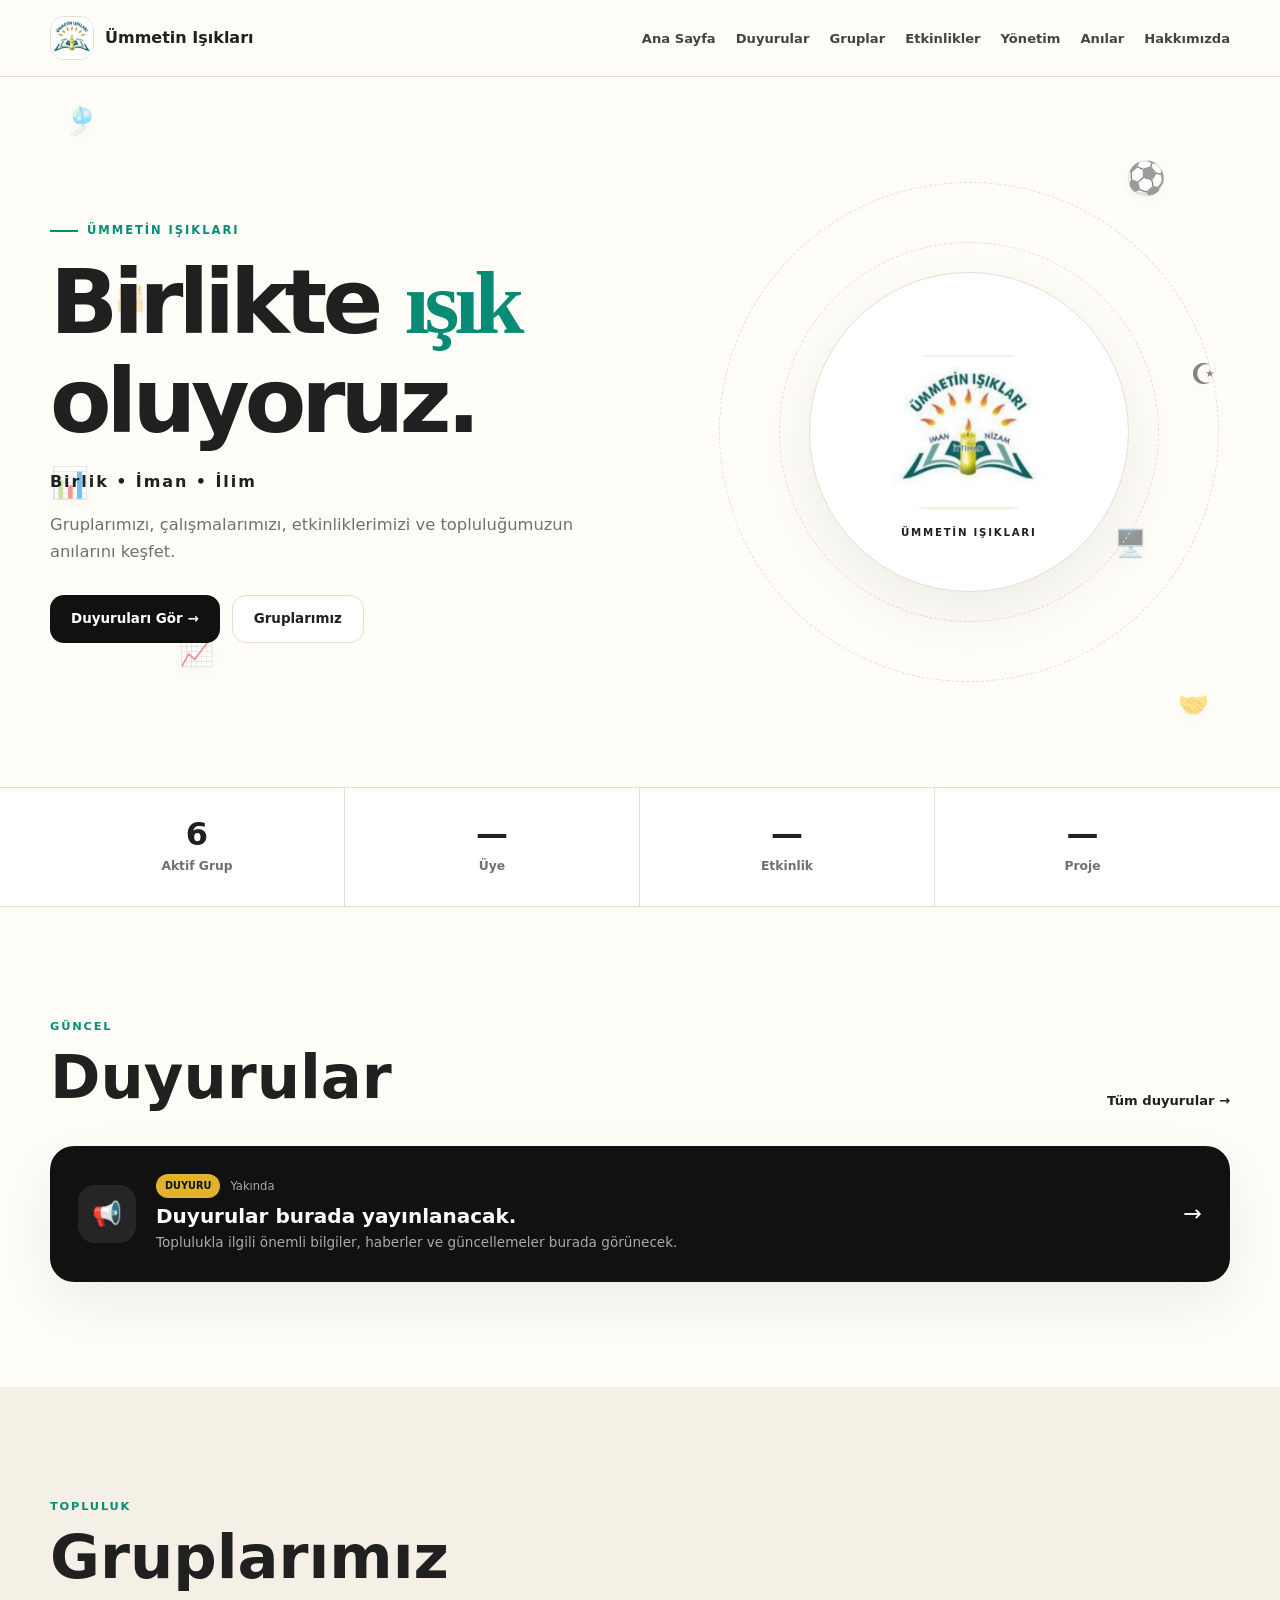
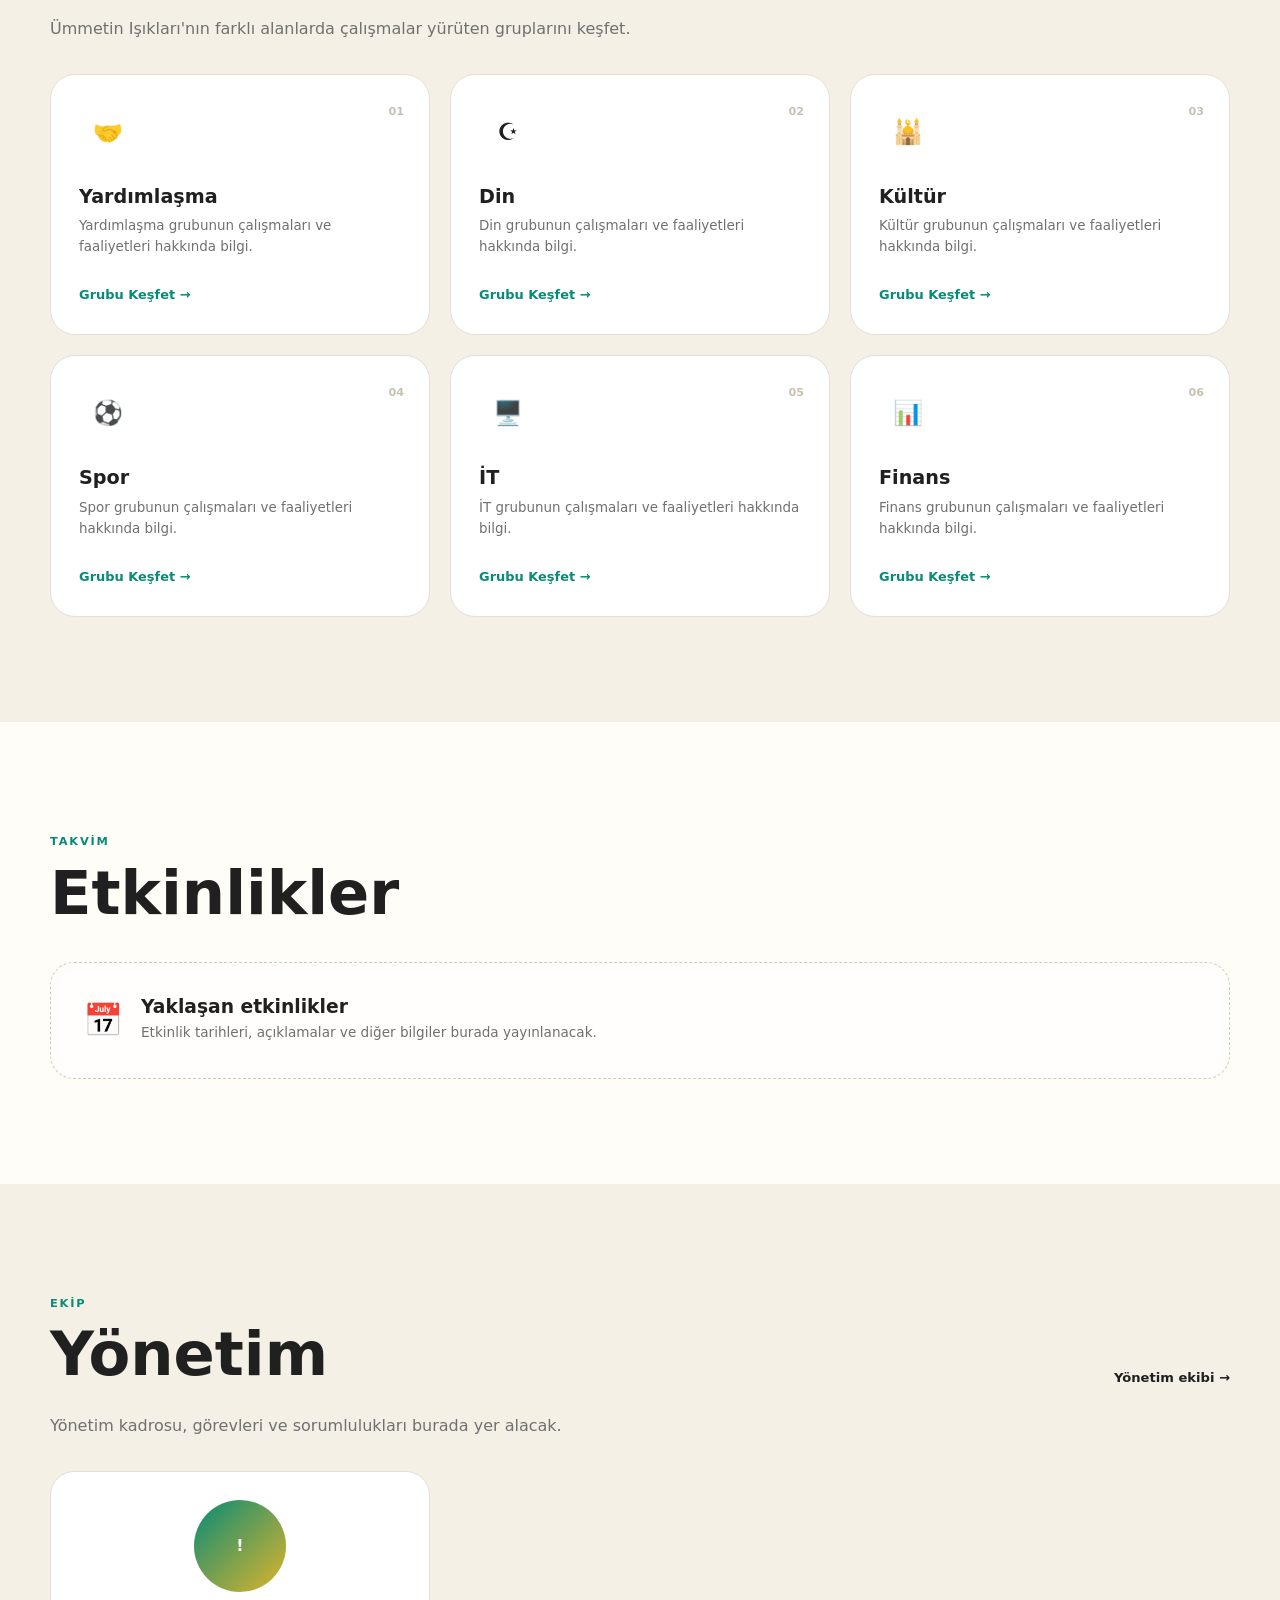
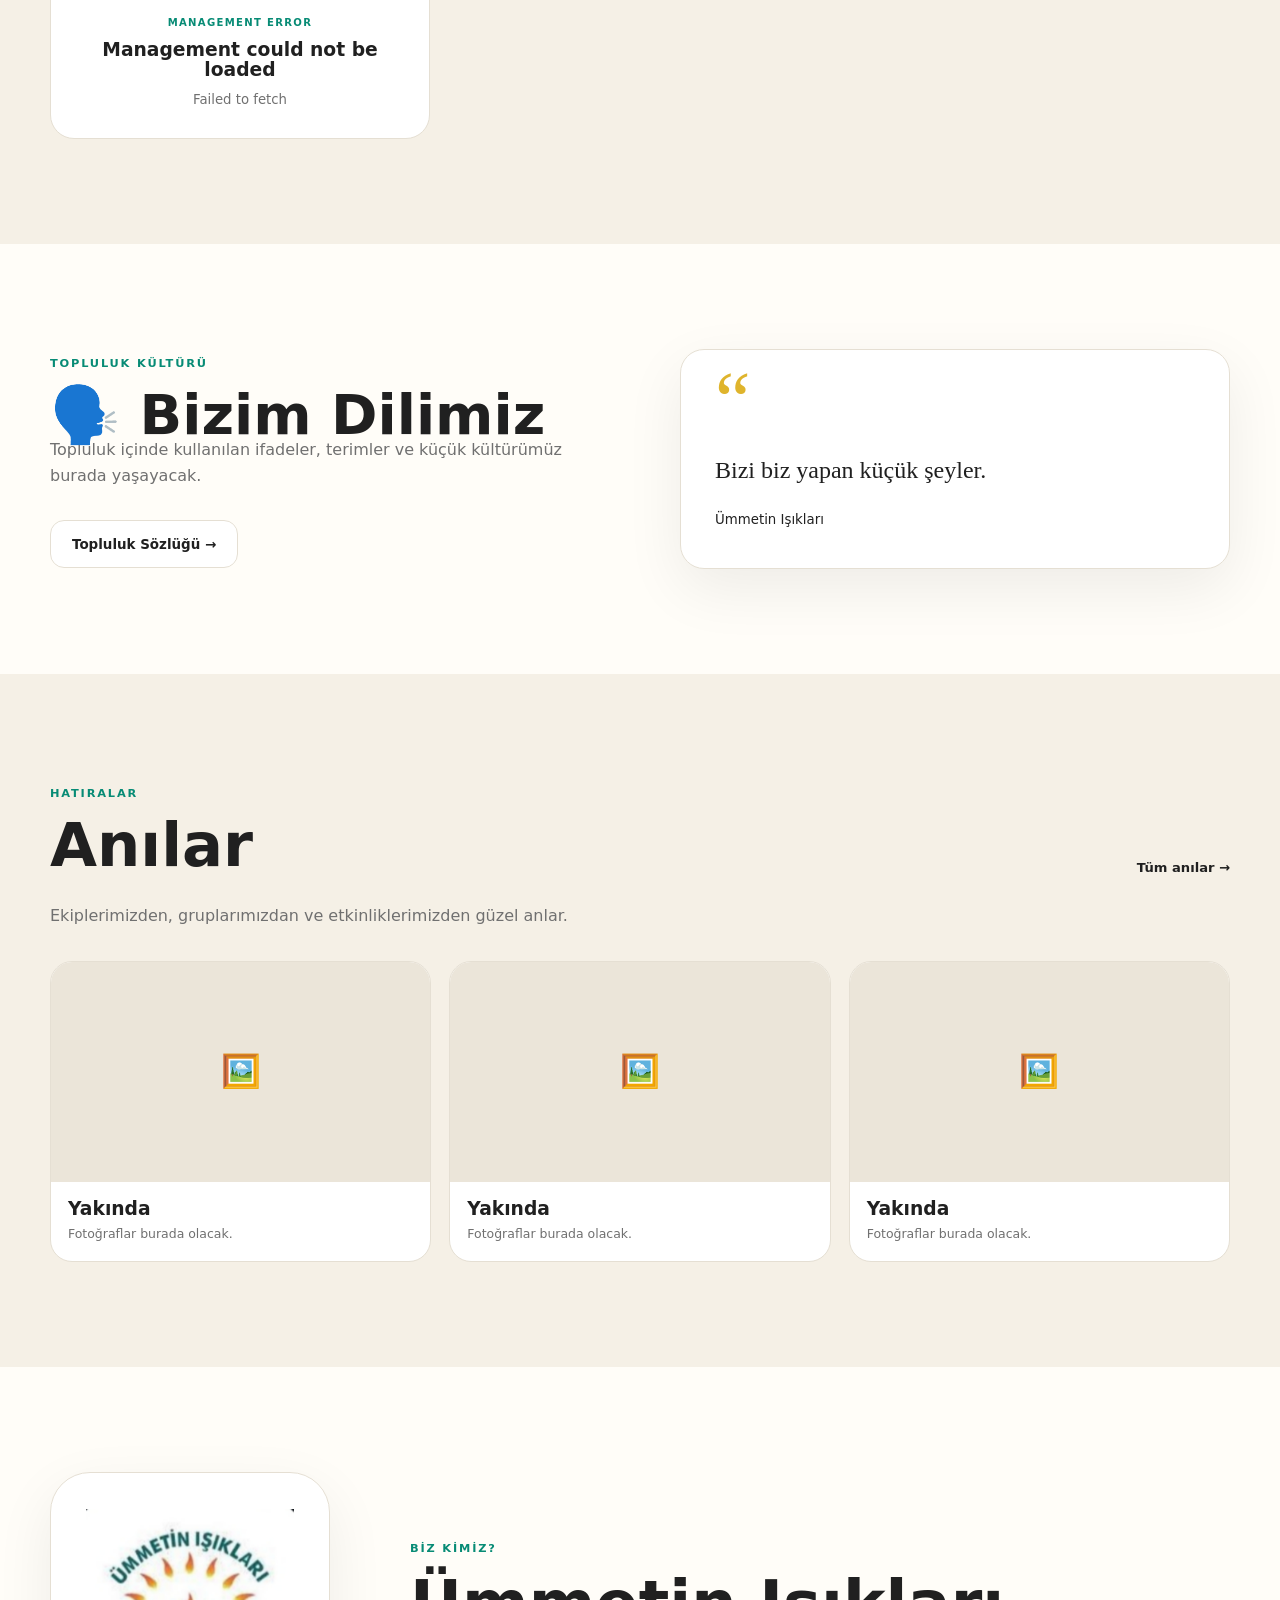
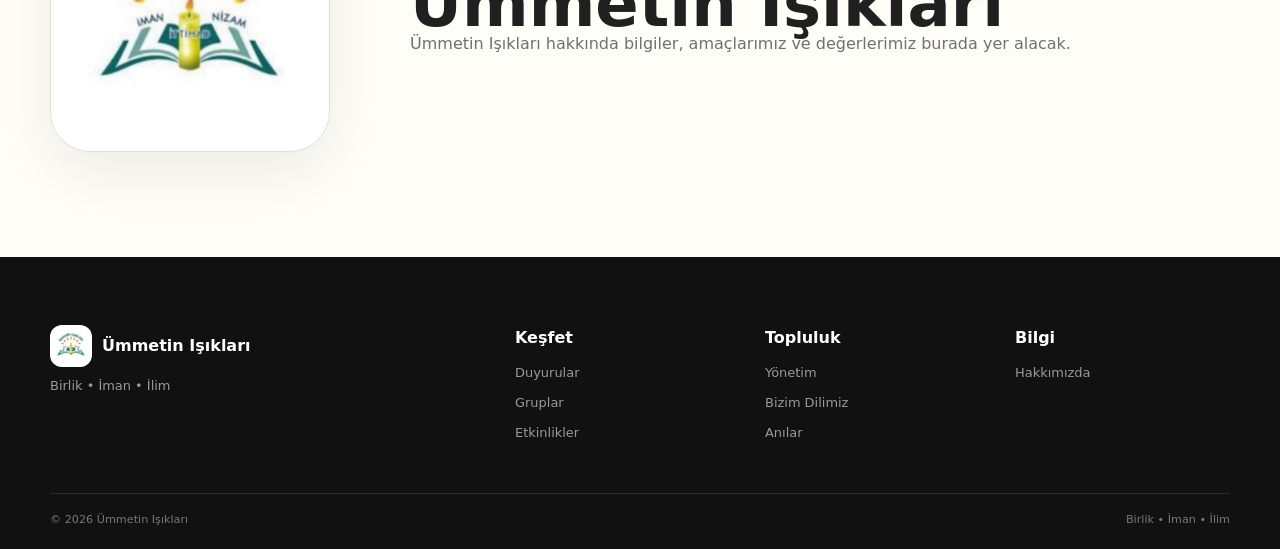
<file: index.html>
<!DOCTYPE html>
<html lang="tr">
<head>
    <meta charset="UTF-8">
    <meta name="viewport" content="width=device-width, initial-scale=1.0">

    <meta name="description"
          content="Ümmetin Işıkları — Birlik • İman • İlim">

    <title>Ümmetin Işıkları</title>

    <link rel="stylesheet" href="style.css">
</head>

<body>

<!-- ==================================================
     FLOATING SYMBOLS
     These are decorative and scattered across
     the whole page.
================================================== -->

<div class="floating-elements" aria-hidden="true">

    <span class="float float-1">🎐</span>
    <span class="float float-2">⚽</span>
    <span class="float float-3">🕌</span>
    <span class="float float-4">☪️</span>
    <span class="float float-5">📊</span>
    <span class="float float-6">🖥️</span>
    <span class="float float-7">📈</span>
    <span class="float float-8">🤝</span>
    <span class="float float-9">🎻</span>
    <span class="float float-10">🧠</span>

</div>


<!-- ==================================================
     NAVIGATION
================================================== -->

<header class="header">

    <div class="container nav">

        <a href="#home" class="brand">

            <div class="brand-logo">

                <img src="images/logo.png"
                     alt="Ümmetin Işıkları">

                <span class="logo-fallback">
                    Üİ
                </span>

            </div>

            <span>
                Ümmetin Işıkları
            </span>

        </a>


        <button
            class="menu-button"
            id="menuButton"
            aria-label="Menüyü aç"
        >
            ☰
        </button>


        <nav id="navigation">

            <a href="#home">Ana Sayfa</a>
            <a href="#announcements">Duyurular</a>
            <a href="#groups">Gruplar</a>
            <a href="#events">Etkinlikler</a>
            <a href="#management">Yönetim</a>
            <a href="#memories">Anılar</a>
            <a href="#about">Hakkımızda</a>

        </nav>

    </div>

</header>


<main>


<!-- ==================================================
     HERO
================================================== -->

<section class="hero" id="home">

    <div class="container hero-grid">

        <div class="hero-content reveal">

            <div class="eyebrow">

                <span></span>

                ÜMMETİN IŞIKLARI

            </div>


            <h1>

                Birlikte
                <em>ışık</em>
                oluyoruz.

            </h1>


            <div class="motto">

                Birlik • İman • İlim

            </div>


            <p>

                Gruplarımızı, çalışmalarımızı,
                etkinliklerimizi ve topluluğumuzun
                anılarını keşfet.

            </p>


            <div class="hero-buttons">

                <a
                    href="#announcements"
                    class="button primary"
                >
                    Duyuruları Gör →
                </a>

                <a
                    href="#groups"
                    class="button secondary"
                >
                    Gruplarımız
                </a>

            </div>

        </div>


        <div class="hero-visual reveal">

            <div class="orbit orbit-one"></div>
            <div class="orbit orbit-two"></div>

            <div class="hero-logo-card">

                <div class="hero-logo">

                    <img
                        src="images/logo.png"
                        alt="Ümmetin Işıkları Logo"
                    >

                    <span class="logo-fallback large">
                        Üİ
                    </span>

                </div>

                <small>
                    ÜMMETİN IŞIKLARI
                </small>

            </div>

        </div>

    </div>

</section>


<!-- ==================================================
     STATISTICS
================================================== -->

<section class="statistics">

    <div class="container statistics-grid">

        <div class="stat">
            <strong>6</strong>
            <span>Aktif Grup</span>
        </div>

        <div class="stat">
            <strong>—</strong>
            <span>Üye</span>
        </div>

        <div class="stat">
            <strong>—</strong>
            <span>Etkinlik</span>
        </div>

        <div class="stat">
            <strong>—</strong>
            <span>Proje</span>
        </div>

    </div>

</section>


<!-- ==================================================
     ANNOUNCEMENTS
================================================== -->

<section class="section" id="announcements">

    <div class="container">

        <div class="section-heading">

            <div>

                <label>GÜNCEL</label>

                <h2>Duyurular</h2>

            </div>

            <a href="#">
                Tüm duyurular →
            </a>

        </div>


        <article class="featured-announcement">

            <div class="announcement-icon">
                📢
            </div>


            <div class="announcement-content">

                <div class="announcement-meta">

                    <strong>DUYURU</strong>

                    <span>Yakında</span>

                </div>


                <h3>
                    Duyurular burada yayınlanacak.
                </h3>


                <p>
                    Toplulukla ilgili önemli bilgiler,
                    haberler ve güncellemeler burada
                    görünecek.
                </p>

            </div>


            <span class="announcement-arrow">
                →
            </span>

        </article>

    </div>

</section>


<!-- ==================================================
     GROUPS
================================================== -->

<section class="section cream" id="groups">

    <div class="container">

        <div class="section-heading">

            <div>

                <label>TOPLULUK</label>

                <h2>Gruplarımız</h2>

            </div>

        </div>


        <p class="section-description">

            Ümmetin Işıkları'nın farklı alanlarda
            çalışmalar yürüten gruplarını keşfet.

        </p>


        <div
            class="groups-grid"
            id="groupsGrid"
        ></div>

    </div>

</section>


<!-- ==================================================
     EVENTS
================================================== -->

<section class="section" id="events">

    <div class="container">

        <div class="section-heading">

            <div>

                <label>TAKVİM</label>

                <h2>Etkinlikler</h2>

            </div>

        </div>


        <div class="empty-section">

            <div class="empty-icon">
                📅
            </div>


            <div>

                <h3>
                    Yaklaşan etkinlikler
                </h3>

                <p>
                    Etkinlik tarihleri, açıklamalar
                    ve diğer bilgiler burada
                    yayınlanacak.
                </p>

            </div>

        </div>

    </div>

</section>


<!-- ==================================================
     MANAGEMENT
================================================== -->

<section class="section cream" id="management">

    <div class="container">

        <div class="section-heading">

            <div>

                <label>EKİP</label>

                <h2>Yönetim</h2>

            </div>


            <a href="management.html">
                Yönetim ekibi →
            </a>

        </div>


        <p class="section-description">

            Yönetim kadrosu, görevleri ve
            sorumlulukları burada yer alacak.

        </p>


        <div
            class="management-grid"
            id="managementGrid"
        ></div>

    </div>

</section>


<!-- ==================================================
     OUR LANGUAGE
================================================== -->

<section class="section" id="language">

    <div class="container language-layout">

        <div>

            <label>TOPLULUK KÜLTÜRÜ</label>

            <h2>
                🗣️ Bizim Dilimiz
            </h2>


            <p class="section-description">

                Topluluk içinde kullanılan ifadeler,
                terimler ve küçük kültürümüz burada
                yaşayacak.

            </p>


            <a
                href="#"
                class="button secondary"
            >
                Topluluk Sözlüğü →

            </a>

        </div>


        <div class="quote-card">

            <span>“</span>

            <p>
                Bizi biz yapan küçük şeyler.
            </p>

            <small>
                Ümmetin Işıkları
            </small>

        </div>

    </div>

</section>


<!-- ==================================================
     MEMORIES
================================================== -->

<section class="section cream" id="memories">

    <div class="container">

        <div class="section-heading">

            <div>

                <label>HATIRALAR</label>

                <h2>Anılar</h2>

            </div>


            <a href="memories.html">
                Tüm anılar →
            </a>

        </div>


        <p class="section-description">

            Ekiplerimizden, gruplarımızdan ve
            etkinliklerimizden güzel anlar.

        </p>


        <div class="memories-grid">

            <article class="memory-card">

                <div class="memory-image">
                    🖼️
                </div>

                <div class="memory-content">

                    <h3>Yakında</h3>

                    <p>
                        Fotoğraflar burada olacak.
                    </p>

                </div>

            </article>


            <article class="memory-card">

                <div class="memory-image">
                    🖼️
                </div>

                <div class="memory-content">

                    <h3>Yakında</h3>

                    <p>
                        Fotoğraflar burada olacak.
                    </p>

                </div>

            </article>


            <article class="memory-card">

                <div class="memory-image">
                    🖼️
                </div>

                <div class="memory-content">

                    <h3>Yakında</h3>

                    <p>
                        Fotoğraflar burada olacak.
                    </p>

                </div>

            </article>

        </div>

    </div>

</section>


<!-- ==================================================
     ABOUT
================================================== -->

<section class="section" id="about">

    <div class="container about-layout">


        <!-- ACTUAL ORGANIZATION LOGO -->

        <div class="about-logo-card">

            <img
                src="images/logo.png"
                alt="Ümmetin Işıkları"
            >

        </div>


        <div>

            <label>BİZ KİMİZ?</label>


            <h2>
                Ümmetin Işıkları
            </h2>


            <p class="section-description">

                Ümmetin Işıkları hakkında bilgiler,
                amaçlarımız ve değerlerimiz burada
                yer alacak.

            </p>

        </div>

    </div>

</section>


</main>


<!-- ==================================================
     FOOTER
================================================== -->

<footer>

    <div class="container footer-grid">


        <div>

            <div class="footer-brand">

                <div class="footer-logo">

                    <img
                        src="images/logo.png"
                        alt="Ümmetin Işıkları"
                    >

                </div>

                <span>
                    Ümmetin Işıkları
                </span>

            </div>


            <p>
                Birlik • İman • İlim
            </p>

        </div>


        <div>

            <h4>Keşfet</h4>

            <a href="#announcements">
                Duyurular
            </a>

            <a href="#groups">
                Gruplar
            </a>

            <a href="#events">
                Etkinlikler
            </a>

        </div>


        <div>

            <h4>Topluluk</h4>

            <a href="#management">
                Yönetim
            </a>

            <a href="#language">
                Bizim Dilimiz
            </a>

            <a href="#memories">
                Anılar
            </a>

        </div>


        <div>

            <h4>Bilgi</h4>

            <a href="#about">
                Hakkımızda
            </a>

        </div>

    </div>


    <div class="container footer-bottom">

        <span>
            © 2026 Ümmetin Işıkları
        </span>

        <span>
            Birlik • İman • İlim
        </span>

    </div>

</footer>


<script src="script.js"></script>

</body>
</html>
</file>
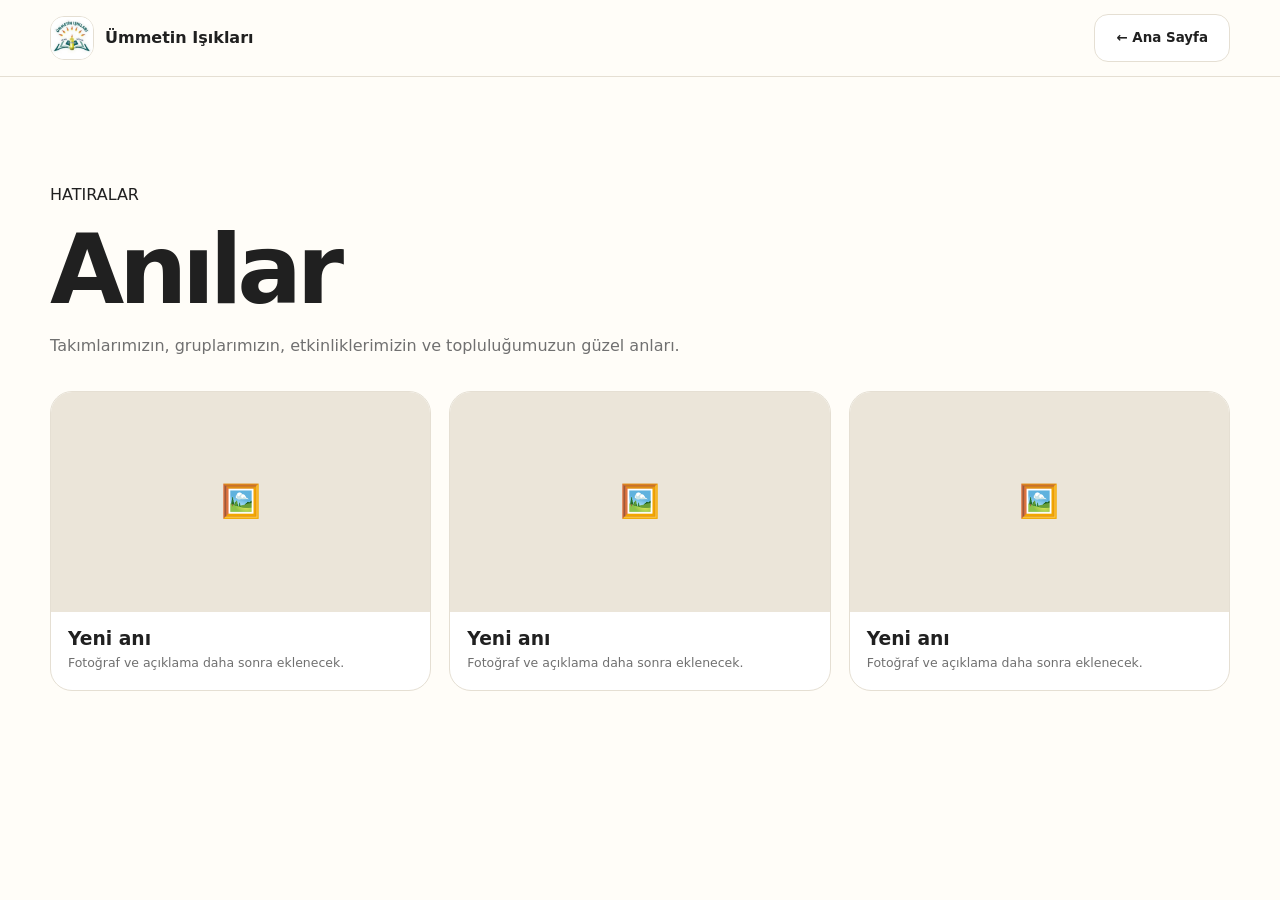
<file: memories.html>
<!DOCTYPE html>
<html lang="tr">

<head>

    <meta charset="UTF-8">

    <meta
        name="viewport"
        content="width=device-width, initial-scale=1.0"
    >

    <title>
        Anılar | Ümmetin Işıkları
    </title>

    <link
        rel="stylesheet"
        href="style.css"
    >

</head>


<body>


<header class="header">

    <div class="container nav">

        <a
            class="brand"
            href="index.html"
        >

            <span class="brand-logo">

                <img
                    src="images/logo.png"
                    alt="Logo"
                >

                <span class="logo-fallback">
                    Üİ
                </span>

            </span>


            <span>
                Ümmetin Işıkları
            </span>

        </a>


        <a
            class="button secondary"
            href="index.html#memories"
        >
            ← Ana Sayfa
        </a>

    </div>

</header>


<main class="section">

    <div class="container">

        <label>
            HATIRALAR
        </label>


        <h1
            style="
                font-size:clamp(3rem,8vw,6rem);
                margin:10px 0 20px;
            "
        >
            Anılar
        </h1>


        <p class="section-description">

            Takımlarımızın, gruplarımızın,
            etkinliklerimizin ve topluluğumuzun
            güzel anları.

        </p>


        <div class="memories-grid">


            <article class="memory-card">

                <div class="memory-image">
                    🖼️
                </div>

                <div class="memory-content">

                    <h3>
                        Yeni anı
                    </h3>

                    <p>
                        Fotoğraf ve açıklama
                        daha sonra eklenecek.
                    </p>

                </div>

            </article>


            <article class="memory-card">

                <div class="memory-image">
                    🖼️
                </div>

                <div class="memory-content">

                    <h3>
                        Yeni anı
                    </h3>

                    <p>
                        Fotoğraf ve açıklama
                        daha sonra eklenecek.
                    </p>

                </div>

            </article>


            <article class="memory-card">

                <div class="memory-image">
                    🖼️
                </div>

                <div class="memory-content">

                    <h3>
                        Yeni anı
                    </h3>

                    <p>
                        Fotoğraf ve açıklama
                        daha sonra eklenecek.
                    </p>

                </div>

            </article>


        </div>

    </div>

</main>


</body>

</html>
</file>
<file: style.css>
* {
    box-sizing: border-box;
    margin: 0;
    padding: 0;
}

html {
    scroll-behavior: smooth;
}

:root {
    --background: #fffdf8;
    --cream: #f5f0e6;
    --white: #ffffff;

    --black: #111111;
    --text: #202020;
    --muted: #707070;

    --line: #e5dfd3;

    --green: #078b75;
    --gold: #dfb42c;
    --orange: #e7772d;

    --shadow: 0 20px 60px rgba(0, 0, 0, .07);

    --max-width: 1180px;
}

body {
    background: var(--background);
    color: var(--text);

    font-family:
        Inter,
        system-ui,
        -apple-system,
        BlinkMacSystemFont,
        "Segoe UI",
        sans-serif;

    line-height: 1.6;

    overflow-x: hidden;
}

img {
    max-width: 100%;
}

a {
    color: inherit;
    text-decoration: none;
}

button {
    font: inherit;
}

.container {
    width: min(
        calc(100% - 40px),
        var(--max-width)
    );

    margin-inline: auto;
}


/* ==================================================
   NAVIGATION
================================================== */

.header {
    position: sticky;
    top: 0;

    z-index: 100;

    background:
        rgba(255, 253, 248, .95);

    backdrop-filter: blur(16px);

    border-bottom:
        1px solid var(--line);
}

.nav {
    min-height: 76px;

    display: flex;
    align-items: center;
    justify-content: space-between;

    gap: 20px;
}

.brand {
    display: flex;
    align-items: center;

    gap: 11px;

    font-weight: 900;

    white-space: nowrap;

    min-width: 0;
}

.brand-logo {
    width: 44px;
    height: 44px;

    flex: 0 0 44px;

    border-radius: 14px;

    overflow: hidden;

    background: white;

    border:
        1px solid var(--line);

    display: grid;
    place-items: center;
}

.brand-logo img {
    width: 100%;
    height: 100%;

    object-fit: contain;
}

.logo-fallback {
    display: none;
}

nav {
    display: flex;
    align-items: center;

    gap: 20px;
}

nav a {
    font-size: .82rem;
    font-weight: 700;

    color: #444;

    transition: color .2s ease;
}

nav a:hover {
    color: var(--green);
}

.menu-button {
    display: none;

    border:
        1px solid var(--line);

    background: white;

    border-radius: 12px;

    padding: 8px 11px;

    cursor: pointer;
}


/* ==================================================
   HERO
================================================== */

.hero {
    padding:
        clamp(70px, 10vw, 120px)
        0
        clamp(75px, 10vw, 120px);
}

.hero-grid {
    display: grid;

    grid-template-columns:
        minmax(0, 1.05fr)
        minmax(0, .95fr);

    gap:
        clamp(40px, 7vw, 80px);

    align-items: center;
}

.hero-content {
    min-width: 0;
}

.eyebrow {
    display: flex;
    align-items: center;

    gap: 9px;

    color: var(--green);

    font-size: .72rem;

    font-weight: 900;

    letter-spacing: .17em;
}

.eyebrow span {
    width: 28px;
    height: 2px;

    flex-shrink: 0;

    background: var(--green);
}

h1,
h2,
h3 {
    line-height: 1.1;

    overflow-wrap: anywhere;

    word-break: normal;
}

h1 {
    font-size:
        clamp(
            3rem,
            7vw,
            6.5rem
        );

    margin-top: 13px;

    letter-spacing: -.055em;
}

h1 em {
    color: var(--green);

    font-family: Georgia, serif;

    font-style: normal;
}

.motto {
    margin-top: 18px;

    font-weight: 850;

    letter-spacing: .12em;

    overflow-wrap: anywhere;
}

.hero-content > p {
    max-width: 600px;

    margin-top: 18px;

    color: var(--muted);

    font-size: 1.02rem;

    overflow-wrap: anywhere;
}

.hero-buttons {
    display: flex;

    flex-wrap: wrap;

    gap: 12px;

    margin-top: 30px;
}

.button {
    min-height: 48px;

    padding:
        0 21px;

    display: inline-flex;

    align-items: center;
    justify-content: center;

    border-radius: 14px;

    font-size: .84rem;

    font-weight: 850;

    transition:
        transform .25s ease,
        background .25s ease;
}

.button:hover {
    transform: translateY(-3px);
}

.primary {
    color: white;

    background: var(--black);
}

.primary:hover {
    background: var(--green);
}

.secondary {
    background: white;

    border:
        1px solid var(--line);
}


/* ==================================================
   HERO LOGO
================================================== */

.hero-visual {
    min-height: 470px;

    position: relative;

    display: grid;

    place-items: center;
}

.orbit {
    position: absolute;

    border:
        1px dashed var(--line);

    border-radius: 50%;

    pointer-events: none;
}

.orbit-one {
    width: 380px;
    height: 380px;
}

.orbit-two {
    width: 500px;
    height: 500px;
}

.hero-logo-card {
    width: min(320px, 70vw);

    aspect-ratio: 1;

    position: relative;

    border-radius: 50%;

    background: white;

    border:
        1px solid var(--line);

    box-shadow: var(--shadow);

    display: grid;

    place-items: center;

    animation:
        breathe 5s ease-in-out infinite;
}

.hero-logo {
    width: 155px;
    height: 155px;

    max-width: 48%;

    border-radius: 40px;

    overflow: hidden;

    background: var(--cream);

    display: grid;

    place-items: center;
}

.hero-logo img {
    width: 100%;
    height: 100%;

    object-fit: contain;
}

.hero-logo-card small {
    position: absolute;

    bottom: 16%;

    max-width: 70%;

    text-align: center;

    font-size: .64rem;

    letter-spacing: .17em;

    font-weight: 900;

    overflow-wrap: anywhere;
}


/* ==================================================
   STATISTICS
================================================== */

.statistics {
    background: white;

    border-block:
        1px solid var(--line);
}

.statistics-grid {
    display: grid;

    grid-template-columns:
        repeat(4, 1fr);
}

.stat {
    text-align: center;

    padding: 29px 18px;

    min-width: 0;

    border-right:
        1px solid var(--line);
}

.stat:last-child {
    border-right: none;
}

.stat strong {
    display: block;

    font-size: 2rem;

    line-height: 1.1;
}

.stat span {
    display: block;

    margin-top: 5px;

    color: var(--muted);

    font-size: .77rem;

    font-weight: 700;

    overflow-wrap: anywhere;
}


/* ==================================================
   SECTIONS
================================================== */

.section {
    padding:
        clamp(70px, 9vw, 105px)
        0;
}

.cream {
    background: var(--cream);
}

.section-heading {
    display: flex;

    justify-content: space-between;

    align-items: flex-end;

    gap: 25px;

    margin-bottom: 35px;
}

.section-heading > div {
    min-width: 0;
}

.section-heading label,
.language-layout label,
.about-layout label {
    color: var(--green);

    font-size: .71rem;

    font-weight: 900;

    letter-spacing: .16em;
}

.section-heading h2 {
    font-size:
        clamp(
            2.3rem,
            5vw,
            3.8rem
        );

    margin-top: 7px;
}

.section-heading > a {
    flex-shrink: 0;

    font-size: .82rem;

    font-weight: 850;
}

.section-description {
    max-width: 720px;

    color: var(--muted);

    margin:
        -10px
        0
        32px;

    overflow-wrap: anywhere;
}


/* ==================================================
   ANNOUNCEMENT
================================================== */

.featured-announcement {
    display: grid;

    grid-template-columns:
        auto minmax(0, 1fr)
        auto;

    gap: 20px;

    align-items: center;

    padding: 28px;

    background: var(--black);

    color: white;

    border-radius: 24px;

    box-shadow: var(--shadow);
}

.announcement-icon {
    width: 58px;
    height: 58px;

    flex-shrink: 0;

    display: grid;

    place-items: center;

    border-radius: 17px;

    background: #252525;

    font-size: 1.5rem;
}

.announcement-content {
    min-width: 0;
}

.announcement-meta {
    display: flex;

    align-items: center;

    flex-wrap: wrap;

    gap: 10px;

    font-size: .72rem;

    color: #aaa;
}

.announcement-meta strong {
    background: var(--gold);

    color: var(--black);

    padding: 4px 9px;

    border-radius: 99px;

    font-size: .61rem;
}

.featured-announcement h3 {
    margin-top: 7px;

    font-size: 1.25rem;

    overflow-wrap: anywhere;
}

.featured-announcement p {
    color: #aaa;

    font-size: .85rem;

    margin-top: 5px;

    overflow-wrap: anywhere;
}

.announcement-arrow {
    flex-shrink: 0;

    font-size: 1.4rem;
}


/* ==================================================
   GROUPS
================================================== */

.groups-grid {
    display: grid;

    grid-template-columns:
        repeat(3, minmax(0, 1fr));

    gap: 20px;
}

.group-card {
    position: relative;

    min-width: 0;

    padding: 28px;

    background: white;

    border:
        1px solid var(--line);

    border-radius: 25px;

    overflow: hidden;

    transition:
        transform .3s ease,
        box-shadow .3s ease;
}

.group-card:hover {
    transform: translateY(-7px);

    box-shadow: var(--shadow);
}

.group-icon {
    width: 58px;
    height: 58px;

    display: grid;

    place-items: center;

    border-radius: 17px;

    margin-bottom: 25px;

    font-size: 1.5rem;
}

.group-number {
    position: absolute;

    top: 28px;
    right: 25px;

    color: #c8c0b1;

    font-size: .7rem;

    font-weight: 900;
}

.group-card h3 {
    font-size: 1.2rem;

    padding-right: 25px;
}

.group-card p {
    color: var(--muted);

    font-size: .84rem;

    margin:
        8px
        0
        23px;

    overflow-wrap: anywhere;
}

.card-link {
    display: inline-block;

    color: var(--green);

    font-size: .81rem;

    font-weight: 900;
}


/* ==================================================
   EVENTS
================================================== */

.empty-section {
    display: flex;

    align-items: center;

    gap: 18px;

    padding: 32px;

    border:
        1px dashed #d2c8b7;

    border-radius: 24px;

    background:
        rgba(255,255,255,.5);
}

.empty-icon {
    flex-shrink: 0;

    font-size: 2rem;
}

.empty-section h3 {
    overflow-wrap: anywhere;
}

.empty-section p {
    color: var(--muted);

    font-size: .85rem;

    margin-top: 5px;

    overflow-wrap: anywhere;
}


/* ==================================================
   MANAGEMENT
================================================== */

.management-grid {
    display: grid;

    grid-template-columns:
        repeat(3, minmax(0, 1fr));

    gap: 20px;
}

.person-card {
    min-width: 0;

    padding: 28px;

    text-align: center;

    background: white;

    border:
        1px solid var(--line);

    border-radius: 24px;

    transition:
        transform .3s ease,
        box-shadow .3s ease;
}

.person-card:hover {
    transform: translateY(-7px);

    box-shadow: var(--shadow);
}

.avatar {
    width: 92px;
    height: 92px;

    margin:
        0 auto
        16px;

    border-radius: 50%;

    overflow: hidden;

    display: grid;

    place-items: center;

    background:
        linear-gradient(
            135deg,
            var(--green),
            var(--gold)
        );

    color: white;

    font-weight: 900;
}

.avatar img {
    width: 100%;
    height: 100%;

    object-fit: cover;
}

.person-card small {
    color: var(--green);

    font-size: .63rem;

    font-weight: 900;

    letter-spacing: .13em;

    overflow-wrap: anywhere;
}

.person-card h3 {
    margin-top: 6px;

    overflow-wrap: anywhere;
}

.person-card p {
    color: var(--muted);

    font-size: .83rem;

    margin-top: 8px;

    overflow-wrap: anywhere;
}


/* ==================================================
   LANGUAGE
================================================== */

.language-layout {
    display: grid;

    grid-template-columns:
        minmax(0, 1fr)
        minmax(0, 1fr);

    gap: 80px;

    align-items: center;
}

.language-layout > div {
    min-width: 0;
}

.language-layout h2 {
    margin-top: 8px;

    font-size:
        clamp(
            2.2rem,
            5vw,
            3.5rem
        );
}

.quote-card {
    min-width: 0;

    min-height: 220px;

    padding: 34px;

    background: white;

    border:
        1px solid var(--line);

    border-radius: 24px;

    box-shadow: var(--shadow);
}

.quote-card > span {
    color: var(--gold);

    font-family: Georgia, serif;

    font-size: 5rem;

    line-height: .4;
}

.quote-card p {
    margin: 20px 0;

    font-family: Georgia, serif;

    font-size:
        clamp(
            1.2rem,
            3vw,
            1.5rem
        );

    line-height: 1.3;

    overflow-wrap: anywhere;
}


/* ==================================================
   MEMORIES
================================================== */

.memories-grid {
    display: grid;

    grid-template-columns:
        repeat(3, minmax(0, 1fr));

    gap: 18px;
}

.memory-card {
    min-width: 0;

    overflow: hidden;

    background: white;

    border:
        1px solid var(--line);

    border-radius: 22px;
}

.memory-image {
    height: 220px;

    display: grid;

    place-items: center;

    background: #ebe5d9;

    font-size: 2rem;

    overflow: hidden;
}

.memory-image img {
    width: 100%;
    height: 100%;

    object-fit: cover;
}

.memory-content {
    padding: 17px;
}

.memory-content h3 {
    overflow-wrap: anywhere;
}

.memory-content p {
    color: var(--muted);

    font-size: .78rem;

    margin-top: 4px;

    overflow-wrap: anywhere;
}


/* ==================================================
   ABOUT
================================================== */

.about-layout {
    display: grid;

    grid-template-columns:
        280px minmax(0, 1fr);

    gap: 80px;

    align-items: center;
}

.about-logo-card {
    width: 280px;
    height: 280px;

    background: white;

    border:
        1px solid var(--line);

    border-radius: 40px;

    display: grid;

    place-items: center;

    padding: 35px;

    box-shadow: var(--shadow);
}

.about-logo-card img {
    width: 100%;
    height: 100%;

    object-fit: contain;
}

.about-layout > div:last-child {
    min-width: 0;
}

.about-layout h2 {
    margin-top: 8px;

    font-size:
        clamp(
            2.4rem,
            5vw,
            4rem
        );
}


/* ==================================================
   FOOTER
================================================== */

footer {
    padding:
        68px
        0
        20px;

    background: var(--black);

    color: white;
}

.footer-grid {
    display: grid;

    grid-template-columns:
        2fr 1fr 1fr 1fr;

    gap: 35px;
}

.footer-grid > div {
    min-width: 0;
}

.footer-brand {
    display: flex;

    align-items: center;

    gap: 10px;

    font-weight: 900;
}

.footer-logo {
    width: 42px;
    height: 42px;

    flex-shrink: 0;

    background: white;

    border-radius: 12px;

    padding: 5px;

    overflow: hidden;
}

.footer-logo img {
    width: 100%;
    height: 100%;

    object-fit: contain;
}

footer p,
footer a {
    display: block;

    color: #999;

    font-size: .81rem;

    margin-top: 9px;

    overflow-wrap: anywhere;
}

footer h4 {
    margin-bottom: 13px;
}

.footer-bottom {
    display: flex;

    justify-content: space-between;

    flex-wrap: wrap;

    gap: 20px;

    margin-top: 50px;

    padding-top: 17px;

    border-top:
        1px solid #2d2d2d;

    color: #777;

    font-size: .7rem;
}


/* ==================================================
   FLOATING DECORATIONS
================================================== */

/*
   The symbols are deliberately scattered across
   the whole document.

   They do NOT belong to individual sections.
*/

.floating-elements {
    position: fixed;

    inset: 0;

    width: 100%;
    height: 100vh;

    overflow: hidden;

    pointer-events: none;

    z-index: 1;
}

.float {
    position: absolute;

    display: block;

    user-select: none;

    pointer-events: none;

    opacity: .55;

    filter:
        drop-shadow(
            0 4px 8px
            rgba(0,0,0,.08)
        );

    animation:
        floating
        var(--duration)
        ease-in-out
        infinite;

    animation-delay:
        var(--delay);
}

.float-1 {
    left: 5%;
    top: 11%;

    font-size: 1.7rem;

    --duration: 9s;
    --delay: -2s;
}

.float-2 {
    left: 88%;
    top: 17%;

    font-size: 2rem;

    --duration: 11s;
    --delay: -6s;
}

.float-3 {
    left: 9%;
    top: 31%;

    font-size: 1.55rem;

    --duration: 8s;
    --delay: -3s;
}

.float-4 {
    left: 93%;
    top: 39%;

    font-size: 1.8rem;

    --duration: 10s;
    --delay: -7s;
}

.float-5 {
    left: 4%;
    top: 51%;

    font-size: 1.9rem;

    --duration: 12s;
    --delay: -4s;
}

.float-6 {
    left: 87%;
    top: 58%;

    font-size: 1.65rem;

    --duration: 9s;
    --delay: -1s;
}

.float-7 {
    left: 14%;
    top: 70%;

    font-size: 1.75rem;

    --duration: 10s;
    --delay: -5s;
}

.float-8 {
    left: 92%;
    top: 76%;

    font-size: 1.55rem;

    --duration: 8s;
    --delay: -2s;
}

.float-9 {
    left: 5%;
    top: 88%;

    font-size: 2rem;

    --duration: 11s;
    --delay: -8s;
}

.float-10 {
    left: 84%;
    top: 94%;

    font-size: 1.65rem;

    --duration: 9s;
    --delay: -3s;
}


/* ==================================================
   ANIMATIONS
================================================== */

@keyframes floating {

    0%,
    100% {
        transform:
            translate3d(0, 0, 0)
            rotate(-3deg);
    }

    50% {
        transform:
            translate3d(0, -18px, 0)
            rotate(7deg);
    }
}

@keyframes breathe {

    0%,
    100% {
        transform:
            translateY(0);
    }

    50% {
        transform:
            translateY(-8px);
    }
}


/* ==================================================
   TABLET
================================================== */

@media (max-width: 900px) {

    nav {
        gap: 12px;
    }

    .hero-grid {
        gap: 45px;
    }

    .groups-grid,
    .management-grid,
    .memories-grid {
        grid-template-columns:
            repeat(2, minmax(0, 1fr));
    }

    .language-layout {
        gap: 45px;
    }

    .about-layout {
        gap: 45px;
    }

    .footer-grid {
        grid-template-columns:
            repeat(2, minmax(0, 1fr));
    }
}


/* ==================================================
   MOBILE
================================================== */

@media (max-width: 700px) {

    .container {
        width:
            min(
                calc(100% - 28px),
                var(--max-width)
            );
    }

    .menu-button {
        display: block;
    }

    nav {
        position: absolute;

        top: 76px;

        left: 14px;
        right: 14px;

        display: none;

        flex-direction: column;

        align-items: stretch;

        gap: 0;

        padding: 8px;

        background:
            var(--background);

        border:
            1px solid var(--line);

        border-radius: 17px;

        box-shadow: var(--shadow);
    }

    nav.open {
        display: flex;
    }

    nav a {
        padding: 11px;

        border-radius: 10px;
    }

    nav a:hover {
        background: var(--cream);
    }

    .hero {
        padding:
            75px
            0;
    }

    .hero-grid {
        grid-template-columns: 1fr;

        text-align: center;
    }

    .eyebrow {
        justify-content: center;
    }

    .hero-content > p {
        margin-inline: auto;
    }

    .hero-buttons {
        justify-content: center;
    }

    .hero-visual {
        min-height: 350px;
    }

    .hero-logo-card {
        width: min(270px, 72vw);
    }

    .orbit-one {
        width: 320px;
        height: 320px;
    }

    .orbit-two {
        width: 390px;
        height: 390px;
    }

    .section-heading {
        flex-direction: column;

        align-items: flex-start;

        gap: 12px;
    }

    .statistics-grid {
        grid-template-columns:
            repeat(2, 1fr);
    }

    .stat {
        border-bottom:
            1px solid var(--line);
    }

    .stat:nth-child(2),
    .stat:nth-child(4) {
        border-right: none;
    }

    .stat:nth-child(3),
    .stat:nth-child(4) {
        border-bottom: none;
    }

    .groups-grid,
    .management-grid,
    .memories-grid,
    .language-layout {
        grid-template-columns: 1fr;
    }

    .featured-announcement {
        grid-template-columns:
            auto minmax(0, 1fr);

        gap: 14px;

        padding: 22px;
    }

    .announcement-arrow {
        display: none;
    }

    .about-layout {
        grid-template-columns: 1fr;

        gap: 40px;
    }

    .about-logo-card {
        width: 210px;
        height: 210px;

        margin-inline: auto;
    }

    .about-layout > div:last-child {
        text-align: center;
    }

    .about-layout .section-description {
        margin-inline: auto;
    }

    .floating-elements .float {
        opacity: .34;
    }
}


/* ==================================================
   SMALL PHONES
================================================== */

@media (max-width: 480px) {

    .container {
        width:
            calc(100% - 24px);
    }

    h1 {
        font-size:
            clamp(
                2.7rem,
                14vw,
                3.5rem
            );
    }

    .hero-logo-card {
        width: 240px;
    }

    .orbit-one {
        width: 285px;
        height: 285px;
    }

    .orbit-two {
        width: 340px;
        height: 340px;
    }

    .featured-announcement {
        padding: 19px;

        gap: 12px;
    }

    .announcement-icon {
        width: 45px;
        height: 45px;

        font-size: 1.2rem;
    }

    .section-heading h2 {
        font-size: 2.5rem;
    }

    .group-card,
    .person-card {
        padding: 23px;
    }

    .empty-section {
        align-items: flex-start;

        padding: 23px;
    }

    .footer-grid {
        grid-template-columns: 1fr;
    }

    .footer-bottom {
        flex-direction: column;
    }
}


/* ==================================================
   VERY SMALL PHONES
================================================== */

@media (max-width: 360px) {

    .brand > span {
        font-size: .85rem;
    }

    .brand-logo {
        width: 38px;
        height: 38px;

        flex-basis: 38px;
    }

    h1 {
        font-size: 2.55rem;
    }

    .button {
        width: 100%;
    }

    .hero-buttons {
        width: 100%;
    }

    .hero-buttons a {
        width: 100%;
    }

    .floating-elements .float {
        opacity: .28;
    }
}


/* ==================================================
   ACCESSIBILITY
================================================== */

@media (prefers-reduced-motion: reduce) {

    html {
        scroll-behavior: auto;
    }

    *,
    *::before,
    *::after {
        animation-duration: 0.01ms !important;
        animation-iteration-count: 1 !important;
        transition-duration: 0.01ms !important;
    }
}
/* ==================================================
   FINAL TARGETED FIXES
   ÜMMETİN IŞIKLARI
================================================== */

/* Keep floating decorations behind all website content */
.floating-elements {
    z-index: 0;
}

/* Keep the actual page content above decorations */
.header,
.hero,
.statistics,
.section,
footer {
    position: relative;
    z-index: 2;
}

/* Prevent heading/text collisions in these two sections */
.language-layout,
.about-layout {
    position: relative;
    z-index: 3;
}

.language-layout h2,
.about-layout h2 {
    position: relative;
    display: block;
    line-height: 1.15;
    overflow-wrap: normal;
    word-break: normal;
}

/* Make the floating decorations more visible */
.float {
    opacity: .55;
}
/* =========================================
   MOBILE MENU FINAL FIX
========================================= */

@media (max-width: 700px) {

    .header {
        position: sticky;
        top: 0;
        z-index: 1000;
    }

    .nav {
        position: relative;
        z-index: 1001;
    }

    .menu-button {
        position: relative;
        z-index: 1003;
        cursor: pointer;
    }

    nav {
        z-index: 1002;

        background: var(--background);

        opacity: 1;

        visibility: visible;
    }

    nav.open {
        display: flex;

        opacity: 1;

        visibility: visible;

        z-index: 1002;
    }

    nav.open a {
        position: relative;
        z-index: 1003;

        display: block;

        opacity: 1;
        @media (max-width: 700px) {

    .header {
        position: sticky;
        z-index: 9999;
    }

    .nav {
        position: relative;
        z-index: 10000;
    }

    .menu-button {
        position: relative;
        z-index: 10002;
        background: white;
        opacity: 1;
    }

    #navigation {
        position: absolute;
        z-index: 10001;
        background: var(--background);
        opacity: 1;
        visibility: visible;
        pointer-events: auto;
    }

    #navigation:not(.open) {
        display: none;
    }

    #navigation.open {
        display: flex;
    }

    #navigation a {
        position: relative;
        z-index: 10002;
        background: transparent;
        pointer-events: auto;
    }

        }

        visibility: visible;
    }

    .floating-elements {
        z-index: 1;
    }

}
</file>
